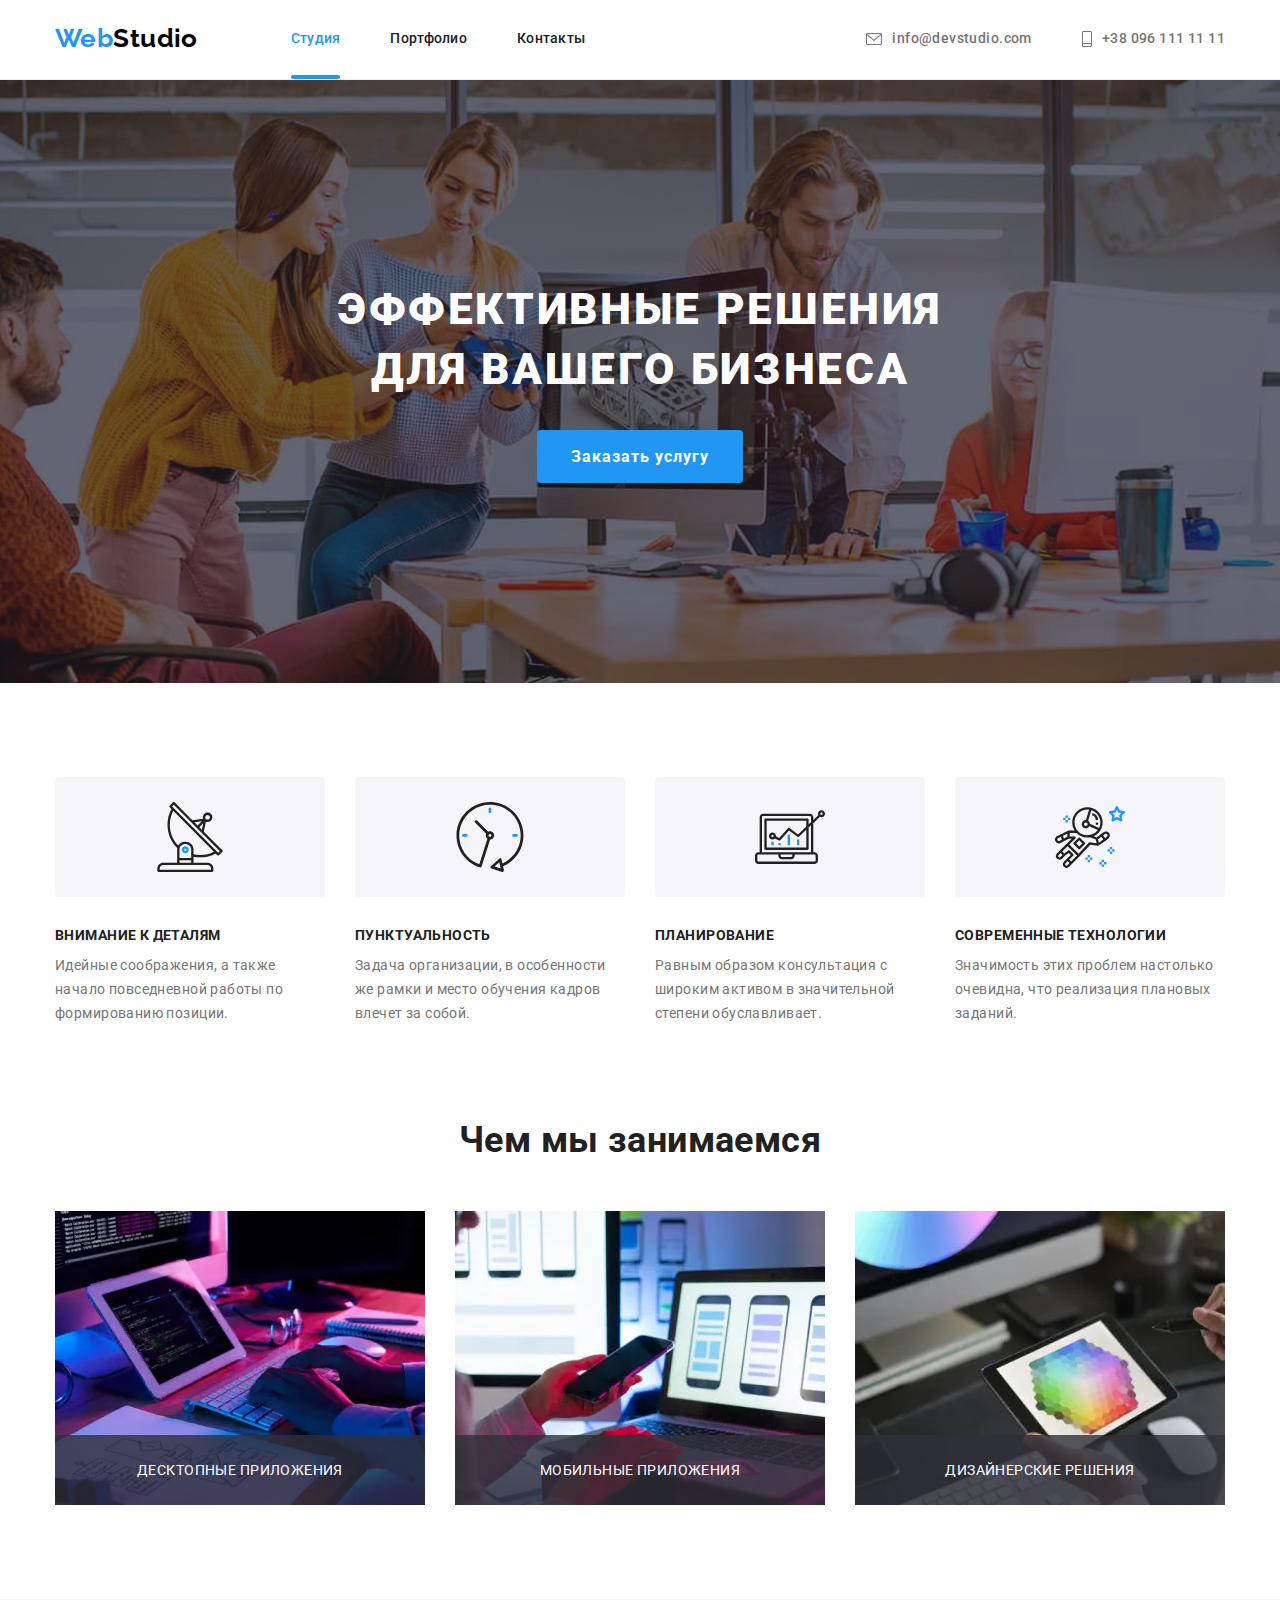
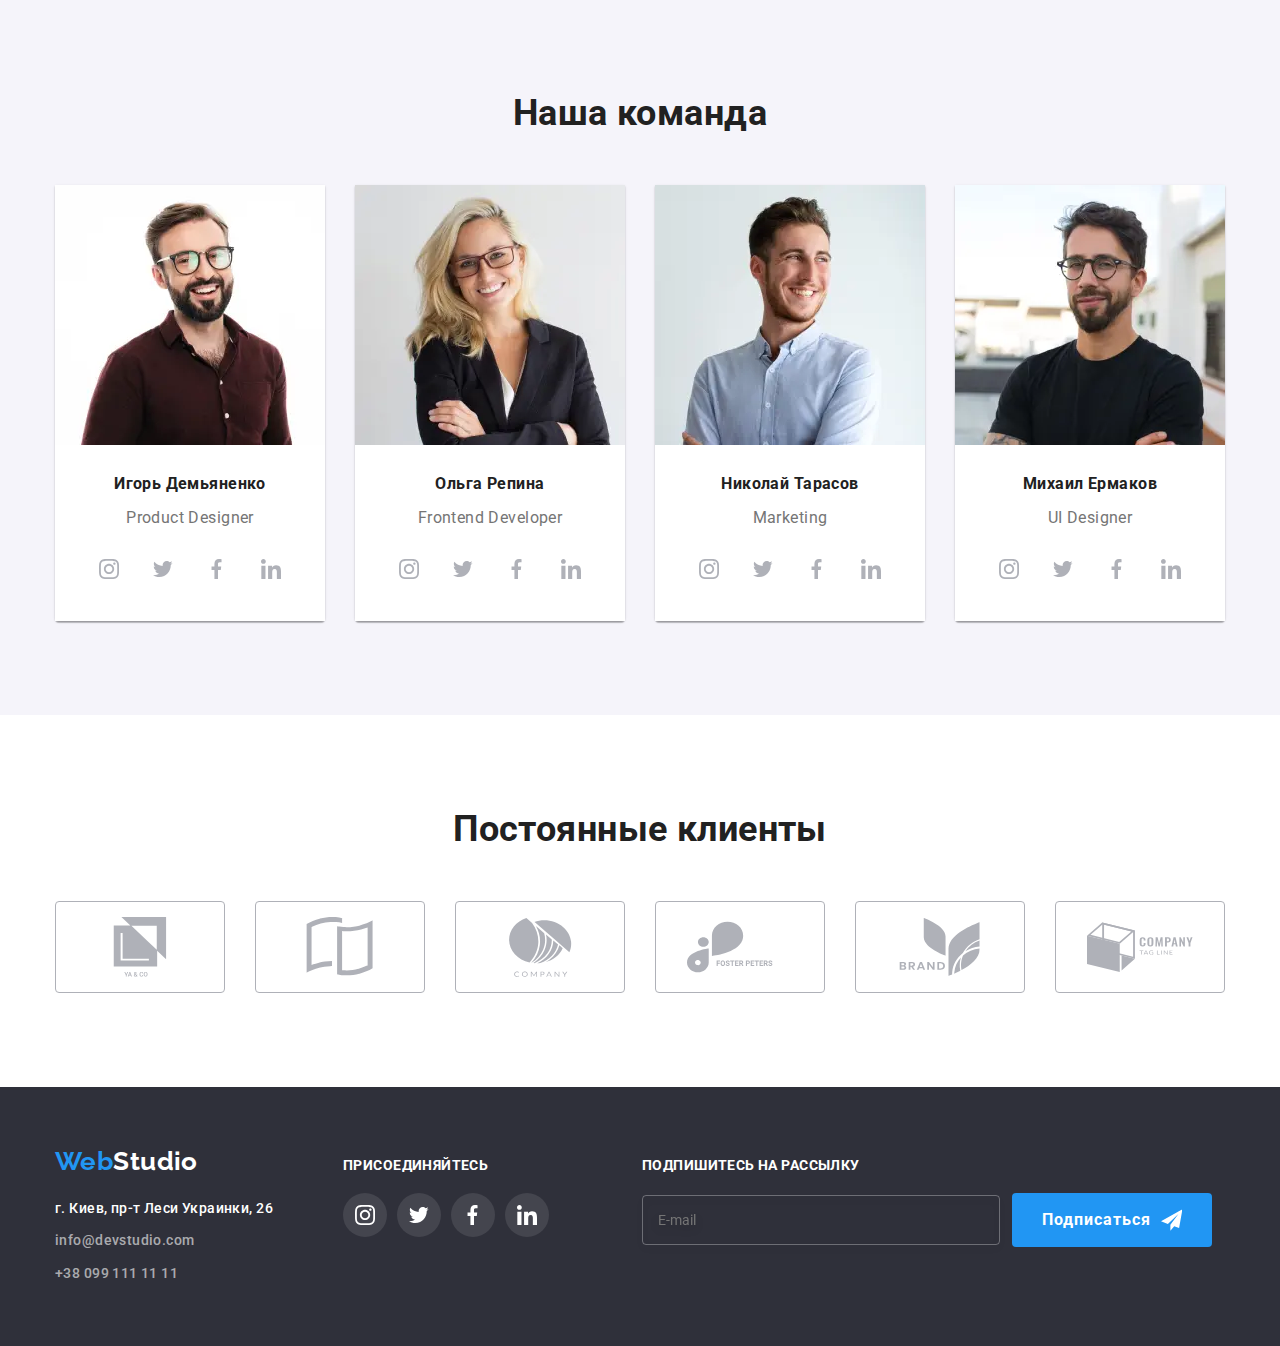
<file: index.html>
<!DOCTYPE html>
<html lang="ru">
    <head>
        <meta charset="UTF-8">
        <meta http-equiv="X-UA-Compatible" content="IE=edge">
        <meta name="viewport" content="width=device-width, initial-scale=1.0">
        <title>Document</title>
        <link rel="stylesheet"
            href="https://cdnjs.cloudflare.com/ajax/libs/modern-normalize/1.1.0/modern-normalize.min.css">
        <link rel="preconnect" href="https://fonts.googleapis.com">
        <link rel="preconnect" href="https://fonts.gstatic.com" crossorigin>
        <link
            href="https://fonts.googleapis.com/css2?family=Raleway:wght@700&family=Roboto:wght@400;500;700;900&display=swap"
            rel="stylesheet">
        <link rel="stylesheet" href="./css/main.min.css">
    </head>


    <body>
        <header class="header">
            <div class="container header__container">
                <nav class="site-nav">
                    <a class="logo logo--dark-theme" href=""> <span
                            class="web">Web</span>Studio</a>
                    <ul class="site-nav__list">
                        <li class="site-nav__item"> <a class="site-nav__link
                                site-nav__link--current"
                                href="">Студия</a></li>
                        <li class="site-nav__item"> <a class="site-nav__link"
                                href="./portfolio.html">
                                Портфолио</a></li>
                        <li class="site-nav__item"> <a class="site-nav__link"
                                href="">
                                Контакты</a></li>
                    </ul>
                </nav>
                <button type="button" class="mobile-menu-btn" data-menu-open>
                    <svg class="mobile-menu-btn__icon" width="40" height="40">
                        <use href="./images/icons.svg#icon-burger-menu"></use>
                    </svg>
                </button>
                <ul class="contacts-nav">
                    <li class="contacts-nav__item"> <a
                            class="contacts-nav__link"
                            href="mailto:info@devstudio.com">
                            <svg class="contacts-nav__icon" width="16"
                                height="12">
                                <use href="./images/icons.svg#icon-envelope"></use>
                            </svg>
                            <span>info@devstudio.com</span>
                        </a></li>
                    <li class="contacts-nav__item"> <a
                            class="contacts-nav__link" href="tel:+380961111111">
                            <svg class="contacts-nav__icon" width="10"
                                height="16">
                                <use href="./images/icons.svg#icon-phone"></use>
                            </svg>
                            <span>+38
                                096
                                111 11 11</span>
                        </a></li>
                </ul>
            </div>
            <div class="mobile-modal-menu" data-menu>
                <div class="container mobile-modal-menu__container">
                    <button type="button" class="mobile-modal-btn"
                        data-menu-close>
                        <svg class="mobile-modal-icon" width="40" height="40">
                            <use href="./images/icons.svg#icon-close-cross"></use>
                        </svg>
                    </button>
                    <ul class="mobile-modal__list">
                        <li class="mobile-modal__item"><a
                                class="mobile-nav__link" href="">Студия</a></li>
                        <li class="mobile-modal__item"><a
                                class="mobile-nav__link"
                                href="./portfolio.html">
                                Портфолио</a></li>
                        <li class="mobile-modal__item"><a
                                class="mobile-nav__link"
                                href="">
                                Контакты</a></li>
                    </ul>
                    <ul class="mobile-modal__list">
                        <li class="contacts-mobile__item"> <a
                                class="contacts-mobile__link"
                                href="mailto:info@devstudio.com">
                                <span>info@devstudio.com</span>
                            </a></li>
                        <li class="contacts-phone__item"> <a
                                class="contacts-phone__link"
                                href="tel:+380961111111">
                                <span>+38
                                    096
                                    111 11 11</span>
                            </a></li>
                    </ul>
                    <ul class="mobile-modal__list mobile-modal-social__list">
                        <li class="mobile-modal-social__item"><a
                                href="https://www.instagram.com"
                                class="mobile-modal-social__link
                                mobile-modal-social__link--not-last-child">Instagram</a></li>
                        <li class="mobile-modal-social__item"><a
                                href="https://www.twitter.com"
                                class="mobile-modal-social__link
                                mobile-modal-social__link--not-last-child">Twitter</a></li>
                        <li class="mobile-modal-social__item"><a
                                href="https://www.facebook.com"
                                class="mobile-modal-social__link
                                mobile-modal-social__link--not-last-child">Facebook</a></li>
                        <li class="mobile-modal-social__item"><a
                                href="https://www.linkedin.com"
                                class="mobile-modal-social__link">LinkedIn</a></li>
                    </ul>
                </div>
            </div>
        </header>
        <main>
            <section class="hero">
                <div class="container">
                    <h1 class="hero__title">Эффективные решения <br> для вашего
                        бизнеса</h1>
                    <button type="button" class="button"
                        data-modal-open>Заказать
                        услугу</button>
                </div>
            </section>
            <section class="section">
                <div class="container">
                    <h2 class="visually-hidden">Наши преимущества</h2>
                    <ul class="advantages">
                        <li class="advantages__item">
                            <div class="advantages__wrap">
                                <svg class="advantages__icon" width="70"
                                    height="70">
                                    <use
                                        href="./images/icons.svg#icon-advantages1"></use>
                                </svg>
                            </div>
                            <h3 class="advantages__title">Внимание
                                к
                                деталям</h3>
                            <p class="advantages__text">Идейные
                                соображения, а
                                также
                                начало повседневной
                                работы по формированию позиции.</p>
                        </li>
                        <li class="advantages__item">
                            <div class="advantages__wrap">
                                <svg class="advantages__icon" width="70"
                                    height="70">
                                    <use
                                        href="./images/icons.svg#icon-advantages2"></use>
                                </svg>
                            </div>
                            <h3 class="advantages__title">Пунктуальность</h3>
                            <p class="advantages__text">Задача
                                организации, в
                                особенности же рамки и место
                                обучения кадров влечет за собой.</p>
                        </li>
                        <li class="advantages__item">
                            <div class="advantages__wrap">
                                <svg class="advantages__icon" width="70"
                                    height="70">
                                    <use
                                        href="./images/icons.svg#icon-advantages3"></use>
                                </svg>
                            </div>
                            <h3 class="advantages__title">Планирование</h3>
                            <p class="advantages__text">Равным образом
                                консультация
                                с
                                широким активом в
                                значительной степени обуславливает.</p>
                        </li>
                        <li class="advantages__item">
                            <div class="advantages__wrap">
                                <svg class="advantages__icon" width="70"
                                    height="70">
                                    <use
                                        href="./images/icons.svg#icon-advantages4"></use>
                                </svg>
                            </div>
                            <h3 class="advantages__title">Современные
                                технологии</h3>
                            <p class="advantages__text">Значимость этих
                                проблем
                                настолько очевидна, что
                                реализация плановых заданий.</p>
                        </li>
                    </ul>
                </div>
            </section>


            <section class="section section--no-padding section--desktop-only">
                <div class="container">
                    <h2 class="section__title">Чем мы
                        занимаемся</h2>
                    <ul class="features">
                        <li class="features__item">

                            <picture>
                                <source
                                    srcset="./images/services-imgs/1200/service-1-1200@x1.webp
                                    1x,
                                    ./images/services-imgs/1200/service-1-1200@x2.webp
                                    2x"
                                    media="(min-width: 1200px)"
                                    type="image/webp"
                                    />
                                <source
                                    srcset="./images/services-imgs/1200/service-1-1200@x1.jpg
                                    1x,
                                    ./images/services-imgs/1200/service-1-1200@x2.jpg
                                    2x"
                                    media="(min-width: 1200px)"
                                    />
                                <img
                                    src="./images/services-imgs/1200/service-1-1200@x1.jpg"
                                    alt="десктопные приложения"
                                    width="370">
                            </picture>
                            <div class="features__thumb">
                                <p class="features__text">
                                    десктопные приложения</p></div>
                        </li>
                        <li class="features__item">

                            <picture>
                                <source
                                    srcset="./images/services-imgs/1200/service-2-1200@x1.webp
                                    1x,
                                    ./images/services-imgs/1200/service-2-1200@x2.webp
                                    2x"
                                    media="(min-width: 1200px)"
                                    type="image/webp"
                                    />
                                <source
                                    srcset="./images/services-imgs/1200/service-2-1200@x1.jpg
                                    1x,
                                    ./images/services-imgs/1200/service-2-1200@x2.jpg
                                    2x"
                                    media="(min-width: 1200px)"
                                    />
                                <img
                                    src="./images/services-imgs/1200/service-2-1200@x1.jpg"
                                    alt="мобильные приложения"
                                    width="370">
                            </picture>
                            <div class="features__thumb">
                                <p class="features__text">
                                    мобильные приложения</p></div>
                        </li>
                        <li class="features__item">

                            <picture>
                                <source
                                    srcset="./images/services-imgs/1200/service-3-1200@x1.webp
                                    1x,
                                    ./images/services-imgs/1200/service-3-1200@x2.webp
                                    2x"
                                    media="(min-width: 1200px)"
                                    type="image/webp"
                                    />
                                <source
                                    srcset="./images/services-imgs/1200/service-3-1200@x1.jpg
                                    1x,
                                    ./images/services-imgs/1200/service-3-1200@x2.jpg
                                    2x"
                                    media="(min-width: 1200px)"
                                    />

                                <img
                                    src="./images/services-imgs/1200/service-3-1200@x1.jpg"
                                    alt="дизайнерские решения"
                                    width="370">
                            </picture>
                            <div class="features__thumb">
                                <p class="features__text">
                                    дизайнерские решения</p></div>
                        </li>
                    </ul>
                </div>
            </section>
            <section class="section section--other-background">
                <div class="container">
                    <h2 class="section__title">Наша команда</h2>
                    <ul class="team">
                        <li class="team__item">
                            <picture>
                                <source
                                    srcset="./images/team-member-imgs/1200/team-member-1-1200@x1.webp
                                    1x,
                                    ./images/team-member-imgs/1200/team-member-1-1200@x2.webp
                                    2x"
                                    media="(min-width: 1200px)"
                                    type="image/webp"
                                    />
                                <source
                                    srcset="./images/team-member-imgs/1200/team-member-1-1200@x1.jpg
                                    1x,
                                    ./images/team-member-imgs/1200/team-member-1-1200@x2.jpg
                                    2x"
                                    media="(min-width: 1200px)"
                                    />
                                <source
                                    srcset="./images/team-member-imgs/768/team-member-1-768@x1.webp
                                    1x,
                                    ./images/team-member-imgs/768/team-member-1-768@x2.webp
                                    2x"
                                    media="(min-width: 768px)"
                                    type="image/webp"
                                    />
                                <source
                                    srcset="./images/team-member-imgs/768/team-member-1-768@x1.jpg
                                    1x,
                                    ./images/team-member-imgs/768/team-member-1-768@x2.jpg
                                    2x"
                                    media="(min-width: 768px)"

                                    />
                                <source
                                    srcset="./images/team-member-imgs/480/team-member-1-480@x1.webp
                                    1x,
                                    ./images/team-member-imgs/480/team-member-1-480@x2.webp
                                    2x"
                                    media="(max-width: 767px)"
                                    type="image/webp"
                                    />
                                <source
                                    srcset="./images/team-member-imgs/480/team-member-1-480@x1.jpg
                                    1x,
                                    ./images/team-member-imgs/480/team-member-1-480@x2.jpg
                                    2x"
                                    media="(max-width: 767px)"
                                    />
                                <img
                                    src="./images/team-member-imgs/768/team-member-1-1200@x1.jpg"
                                    alt="Product Designer"
                                    width="450">
                            </picture>
                            <div class="team__wrap">
                                <h3 class="team__title">Игорь
                                    Демьяненко</h3>
                                <p class="team__position">Product
                                    Designer</p>
                                <ul class="socials">
                                    <li class="socials__item"> <a
                                            href="https://www.instagram.com"
                                            class="socials__link"> <svg
                                                class="socials__icon"
                                                width="20" height="20">
                                                <use
                                                    href="./images/icons.svg#icon-instagram-icon"></use>
                                            </svg> </a> </li>
                                    <li class="socials__item"> <a
                                            href="" class="socials__link"> <svg
                                                class="socials__icon"
                                                width="20" height="20">
                                                <use
                                                    href="./images/icons.svg#icon-twitter-icon"></use>
                                            </svg> </a> </li>
                                    <li class="socials__item"> <a
                                            href="https://www.facebook.com"
                                            class="socials__link"> <svg
                                                class="socials__icon"
                                                width="20" height="20">
                                                <use
                                                    href="./images/icons.svg#icon-facebook-icon"></use>
                                            </svg> </a> </li>
                                    <li class="socials__item"> <a
                                            href="https://www.linkedin.com"
                                            class="socials__link"> <svg
                                                class="socials__icon"
                                                width="20" height="20">
                                                <use
                                                    href="./images/icons.svg#icon-linkedin-icon"></use>
                                            </svg> </a> </li>
                                </ul>
                            </div>
                        </li>
                        <li class="team__item">
                            <picture>
                                <source
                                    srcset="./images/team-member-imgs/1200/team-member-2-1200@x1.webp
                                    1x,
                                    ./images/team-member-imgs/1200/team-member-2-1200@x2.webp
                                    2x"
                                    media="(min-width: 1200px)"
                                    type="image/webp"
                                    />
                                <source
                                    srcset="./images/team-member-imgs/1200/team-member-2-1200@x1.jpg
                                    1x,
                                    ./images/team-member-imgs/1200/team-member-2-1200@x2.jpg
                                    2x"
                                    media="(min-width: 1200px)"
                                    />
                                <source
                                    srcset="./images/team-member-imgs/768/team-member-2-768@x1.webp
                                    1x,
                                    ./images/team-member-imgs/768/team-member-2-768@x2.webp
                                    2x"
                                    media="(min-width: 768px)"
                                    type="image/webp"
                                    />
                                <source
                                    srcset="./images/team-member-imgs/768/team-member-2-768@x1.jpg
                                    1x,
                                    ./images/team-member-imgs/768/team-member-2-768@x2.jpg
                                    2x"
                                    media="(min-width: 768px)"

                                    />
                                <source
                                    srcset="./images/team-member-imgs/480/team-member-2-480@x1.webp
                                    1x,
                                    ./images/team-member-imgs/480/team-member-2-480@x2.webp
                                    2x"
                                    media="(max-width: 767px)"
                                    type="image/webp"
                                    />
                                <source
                                    srcset="./images/team-member-imgs/480/team-member-2-480@x1.jpg
                                    1x,
                                    ./images/team-member-imgs/480/team-member-2-480@x2.jpg
                                    2x"
                                    media="(max-width: 767px)"
                                    />
                                <img
                                    src="./images/team-member-imgs/768/team-member-2-1200@x1.jpg"
                                    alt="Front-end-developer"
                                    width="450">
                            </picture>
                            <div class="team__wrap">
                                <h3 class="team__title">Ольга
                                    Репина</h3>
                                <p class="team__position">Frontend
                                    Developer</p>
                                <ul class="socials">
                                    <li class="socials__item"> <a
                                            href="https://www.instagram.com"
                                            class="socials__link"> <svg
                                                class="socials__icon"
                                                width="20" height="20">
                                                <use
                                                    href="./images/icons.svg#icon-instagram-icon"></use>
                                            </svg> </a> </li>
                                    <li class="socials__item"> <a
                                            href="https://www.twitter.com"
                                            class="socials__link"> <svg
                                                class="socials__icon"
                                                width="20" height="20">
                                                <use
                                                    href="./images/icons.svg#icon-twitter-icon"></use>
                                            </svg> </a> </li>
                                    <li class="socials__item"> <a
                                            href="https://www.facebook.com"
                                            class="socials__link"> <svg
                                                class="socials__icon"
                                                width="20" height="20">
                                                <use
                                                    href="./images/icons.svg#icon-facebook-icon"></use>
                                            </svg> </a> </li>
                                    <li class="socials__item"> <a
                                            href="https://www.linkedin.com"
                                            class="socials__link"> <svg
                                                class="socials__icon"
                                                width="20" height="20">
                                                <use
                                                    href="./images/icons.svg#icon-linkedin-icon"></use>
                                            </svg> </a> </li>
                                </ul>
                            </div>
                        </li>
                        <li class="team__item">
                            <picture>
                                <source
                                    srcset="./images/team-member-imgs/1200/team-member-3-1200@x1.webp
                                    1x,
                                    ./images/team-member-imgs/1200/team-member-3-1200@x2.webp
                                    2x"
                                    media="(min-width: 1200px)"
                                    type="image/webp"
                                    />
                                <source
                                    srcset="./images/team-member-imgs/1200/team-member-3-1200@x1.jpg
                                    1x,
                                    ./images/team-member-imgs/1200/team-member-3-1200@x2.jpg
                                    2x"
                                    media="(min-width: 1200px)"
                                    />
                                <source
                                    srcset="./images/team-member-imgs/768/team-member-3-768@x1.webp
                                    1x,
                                    ./images/team-member-imgs/768/team-member-3-768@x2.webp
                                    2x"
                                    media="(min-width: 768px)"
                                    type="image/webp"
                                    />
                                <source
                                    srcset="./images/team-member-imgs/768/team-member-3-768@x1.jpg
                                    1x,
                                    ./images/team-member-imgs/768/team-member-3-768@x2.jpg
                                    2x"
                                    media="(min-width: 768px)"

                                    />
                                <source
                                    srcset="./images/team-member-imgs/480/team-member-3-480@x1.webp
                                    1x,
                                    ./images/team-member-imgs/480/team-member-3-480@x2.webp
                                    2x"
                                    media="(max-width: 767px)"
                                    type="image/webp"
                                    />
                                <source
                                    srcset="./images/team-member-imgs/480/team-member-3-480@x1.jpg
                                    1x,
                                    ./images/team-member-imgs/480/team-member-3-480@x2.jpg
                                    2x"
                                    media="(max-width: 767px)"
                                    />
                                <img
                                    src="./images/team-member-imgs/768/team-member-3-1200@x1.jpg"
                                    alt="Marketing"
                                    width="450">
                            </picture>
                            <div class="team__wrap">
                                <h3 class="team__title">Николай
                                    Тарасов</h3>
                                <p class="team__position">Marketing</p>
                                <ul class="socials">
                                    <li class="socials__item"> <a
                                            href="https://www.instagram.com"
                                            class="socials__link"> <svg
                                                class="socials__icon"
                                                width="20" height="20">
                                                <use
                                                    href="./images/icons.svg#icon-instagram-icon"></use>
                                            </svg> </a> </li>
                                    <li class="socials__item"> <a
                                            href="https://www.twitter.com"
                                            class="socials__link"> <svg
                                                class="socials__icon"
                                                width="20" height="20">
                                                <use
                                                    href="./images/icons.svg#icon-twitter-icon"></use>
                                            </svg> </a> </li>
                                    <li class="socials__item"> <a
                                            href="https://www.facebook.com"
                                            class="socials__link"> <svg
                                                class="socials__icon"
                                                width="20" height="20">
                                                <use
                                                    href="./images/icons.svg#icon-facebook-icon"></use>
                                            </svg> </a> </li>
                                    <li class="socials__item"> <a
                                            href="https://www.linkedin.com"
                                            class="socials__link"> <svg
                                                class="socials__icon"
                                                width="20" height="20">
                                                <use
                                                    href="./images/icons.svg#icon-linkedin-icon"></use>
                                            </svg> </a> </li>
                                </ul>
                            </div>
                        </li>
                        <li class="team__item">
                            <picture>
                                <source
                                    srcset="./images/team-member-imgs/1200/team-member-4-1200@x1.webp
                                    1x,
                                    ./images/team-member-imgs/1200/team-member-4-1200@x2.webp
                                    2x"
                                    media="(min-width: 1200px)"
                                    type="image/webp"
                                    />
                                <source
                                    srcset="./images/team-member-imgs/1200/team-member-4-1200@x1.jpg
                                    1x,
                                    ./images/team-member-imgs/1200/team-member-4-1200@x2.jpg
                                    2x"
                                    media="(min-width: 1200px)"
                                    />
                                <source
                                    srcset="./images/team-member-imgs/768/team-member-4-768@x1.webp
                                    1x,
                                    ./images/team-member-imgs/768/team-member-4-768@x2.webp
                                    2x"
                                    media="(min-width: 768px)"
                                    type="image/webp"
                                    />
                                <source
                                    srcset="./images/team-member-imgs/768/team-member-4-768@x1.jpg
                                    1x,
                                    ./images/team-member-imgs/768/team-member-4-768@x2.jpg
                                    2x"
                                    media="(min-width: 768px)"

                                    />
                                <source
                                    srcset="./images/team-member-imgs/480/team-member-4-480@x1.webp
                                    1x,
                                    ./images/team-member-imgs/480/team-member-4-480@x2.webp
                                    2x"
                                    media="(max-width: 767px)"
                                    type="image/webp"
                                    />
                                <source
                                    srcset="./images/team-member-imgs/480/team-member-4-480@x1.jpg
                                    1x,
                                    ./images/team-member-imgs/480/team-member-4-480@x2.jpg
                                    2x"
                                    media="(max-width: 767px)"
                                    />
                                <img
                                    src="./images/team-member-imgs/768/team-member-4-1200@x1.jpg"
                                    alt="U I Designer"
                                    width="450">
                            </picture>
                            <div class="team__wrap">
                                <h3 class="team__title">Михаил
                                    Ермаков</h3>
                                <p class="team__position">UI
                                    Designer</p>
                                <ul class="socials">
                                    <li class="socials__item"> <a
                                            href="https://www.instagram.com"
                                            class="socials__link"> <svg
                                                class="socials__icon"
                                                width="20" height="20">
                                                <use
                                                    href="./images/icons.svg#icon-instagram-icon"></use>
                                            </svg> </a> </li>
                                    <li class="socials__item"> <a
                                            href="https://www.twitter.com"
                                            class="socials__link"> <svg
                                                class="socials__icon"
                                                width="20" height="20">
                                                <use
                                                    href="./images/icons.svg#icon-twitter-icon"></use>
                                            </svg> </a> </li>
                                    <li class="socials__item"> <a
                                            href="https://www.facebook.com"
                                            class="socials__link"> <svg
                                                class="socials__icon"
                                                width="20" height="20">
                                                <use
                                                    href="./images/icons.svg#icon-facebook-icon"></use>
                                            </svg> </a> </li>
                                    <li class="socials__item"> <a
                                            href="https://www.linkedin.com"
                                            class="socials__link"> <svg
                                                class="socials__icon"
                                                width="20" height="20">
                                                <use
                                                    href="./images/icons.svg#icon-linkedin-icon"></use>
                                            </svg> </a> </li>
                                </ul>
                            </div>
                        </li>
                    </ul>
                </div>
            </section>
            <section class="section">
                <div class="container">
                    <h2 class="section__title">Постоянные клиенты</h2>
                    <ul class="clients">
                        <li class="clients__item"> <a href=""
                                class="clients__link">
                                <svg class="clients__icon" width="106"
                                    height="60">
                                    <use href="./images/icons.svg#icon-client1"></use>
                                </svg>
                            </a> </li>
                        <li class="clients__item"> <a href=""
                                class="clients__link">
                                <svg class="clients__icon" width="106"
                                    height="60">
                                    <use href="./images/icons.svg#icon-client2"></use>
                                </svg>
                            </a> </li>
                        <li class="clients__item"> <a href=""
                                class="clients__link">
                                <svg class="clients__icon" width="106"
                                    height="60">
                                    <use href="./images/icons.svg#icon-client3"></use>
                                </svg>
                            </a> </li>
                        <li class="clients__item"> <a href=""
                                class="clients__link">
                                <svg class="clients__icon" width="106"
                                    height="60">
                                    <use href="./images/icons.svg#icon-client4"></use>
                                </svg>
                            </a> </li>
                        <li class="clients__item"> <a href=""
                                class="clients__link">
                                <svg class="clients__icon" width="106"
                                    height="60">
                                    <use href="./images/icons.svg#icon-client5"></use>
                                </svg>
                            </a> </li>
                        <li class="clients__item"> <a href=""
                                class="clients__link">
                                <svg class="clients__icon" width="106"
                                    height="60">
                                    <use href="./images/icons.svg#icon-client6"></use>
                                </svg>
                            </a>
                        </li>
                    </ul>
                </div>
            </section>
        </main>

        <footer class="footer">
            <div class="container footer__wrap">
                <div class="footer__thumb">
                    <div class="contact-us">
                        <a class="logo logo--light-theme" href=""> <span
                                class="web">Web</span>Studio</a>
                        <address class="address">
                            <ul class="contacts">
                                <li class="contacts__item">
                                    <a
                                        class="contacts__link
                                        address__link"
                                        href="https://www.google.com/maps/place/%D0%B1%D1%83%D0%BB.+%D0%9B%D0%B5%D1%81%D0%B8+%D0%A3%D0%BA%D1%80%D0%B0%D0%B8%D0%BD%D0%BA%D0%B8,+26,+%D0%9A%D0%B8%D0%B5%D0%B2,+02000/@50.4265807,30.5361971,17z/data=!3m1!4b1!4m5!3m4!1s0x40d4cf0e033ecbe9:0x57a4dffefec77da0!8m2!3d50.4265807!4d30.5383859">г.
                                        Киев,
                                        пр-т Леси
                                        Украинки, 26</a></li>
                                <li class="contacts__item"><a
                                        class="contacts__link"
                                        href="mailto:info@devstudio.com">info@devstudio.com</a></li>
                                <li class="contacts__item"><a
                                        class="contacts__link"
                                        href="tel:+380991111111">+38
                                        099 111
                                        11 11</a></li>
                            </ul>
                        </address>
                    </div>
                    <div class="join-us">
                        <h2 class="join-us__title">присоединяйтесь</h2>
                        <ul class="join-us__list">
                            <li class="join-us__item"> <a class="join-us__link"
                                    href="https://www.instagram.com">
                                    <svg class="join-us__icon" width="20"
                                        height="20">
                                        <use
                                            href="./images/icons.svg#icon-instagram-icon"></use>
                                    </svg>
                                </a></li>
                            <li class="join-us__item"> <a class="join-us__link"
                                    href="https://www.twitter.com">
                                    <svg class="join-us__icon" width="20"
                                        height="20">
                                        <use
                                            href="./images/icons.svg#icon-twitter-icon"></use>
                                    </svg>
                                </a></li>
                            <li class="join-us__item"> <a class="join-us__link"
                                    href="https://www.facebook.com">
                                    <svg class="join-us__icon" width="20"
                                        height="20">
                                        <use
                                            href="./images/icons.svg#icon-facebook-icon"></use>
                                    </svg>
                                </a></li>
                            <li class="join-us__item"> <a class="join-us__link"
                                    href="https://www.linkedin.com">
                                    <svg class="join-us__icon" width="20"
                                        height="20">
                                        <use
                                            href="./images/icons.svg#icon-linkedin-icon"></use>
                                    </svg>
                                </a>
                            </li>
                        </ul>
                    </div>
                </div>
                <div class="sign-up">
                    <h2 class="sign-up__title">Подпишитесь на рассылку</h2>
                    <form class="sign-up__form">
                        <input type="email" name="email"
                            placeholder="E-mail"
                            class="sign-up__input">
                        <button type="submit" class="button sign-up__btn">Подписаться
                            <svg class="sign-up__icon" width="24" height="24">
                                <use href="./images/icons.svg#icon-send"></use>
                            </svg>
                        </button>
                    </form>
                </div>
            </div>
        </footer>
        <div class="backdrop is-hidden" data-modal>
            <div class="modal">
                <button type="button" class="modal__btn"
                    data-modal-close>
                    <svg class="modal__icon" width="18" height="18">
                        <use href="./images/icons.svg#icon-close-cross"></use>
                    </svg>
                </button>

                <p class="modal__header">Оставьте свои данные, мы вам
                    перезвоним</p>
                <form class="form">
                    <div class="form__field">
                        <label for="name" class="form__label"> Имя </label>
                        <div class="form__wrap">
                            <input type="text" class="form__input"
                                name="user-name"
                                id="name">
                            <svg class="form__name-icon" width="18"
                                height="18">
                                <use
                                    href="./images/icons.svg#icon-form-name"></use>
                            </svg>
                        </div>
                    </div>
                    <div class="form__field">
                        <label for="tel" class="form__label"> Телефон
                        </label>
                        <div class="form__wrap">
                            <input type="tel" class="form__input"
                                name="user-tel"
                                id="tel">
                            <svg class="form__tel-icon" width="18"
                                height="18">
                                <use
                                    href="./images/icons.svg#icon-form-tel"></use>
                            </svg>
                        </div>
                    </div>
                    <div class="form__field">
                        <label for="email" class="form__label"> Почта
                        </label>
                        <div class="form__wrap">
                            <input type="email" class="form__input"
                                name="user-email"
                                id="email">
                            <svg class="form__email-icon" width="18"
                                height="18">
                                <use
                                    href="./images/icons.svg#icon-form-email"></use>
                            </svg>
                        </div>
                    </div>
                    <div class="form__field form__textarea">
                        <label for="comment" class="form__label">
                            Комментарий
                        </label>
                        <textarea name="comment" id="comment"
                            class="form__text"
                            placeholder="Введите текст"></textarea>
                    </div>
                    <div class="form__field form__field--last checkbox">
                        <input type="checkbox"
                            id="form-checkbox"
                            name="form-checkbox"
                            class="checkbox__input visually-hidden">
                        <label for="form-checkbox" class="checkbox__label">
                            <span class="checkbox__wrap">
                                <svg class="checkbox__icon" width="16"
                                    height="15">
                                    <use
                                        href="./images/icons.svg#icon-check-mark"></use>
                                </svg>
                            </span>
                            <span> Соглашаюсь с рассылкой и
                                принимаю
                                <a href="" class="checkbox__link">Условия
                                    договора</a></span>
                        </label>
                    </div>
                    <button type="submit" class="button form__btn">Отправить</button>
                </form>

            </div>
        </div>
        <script src="./js/modal.js"></script>
        <script src="./js/mobile-menu.js"></script>
    </body>
</html>
</file>
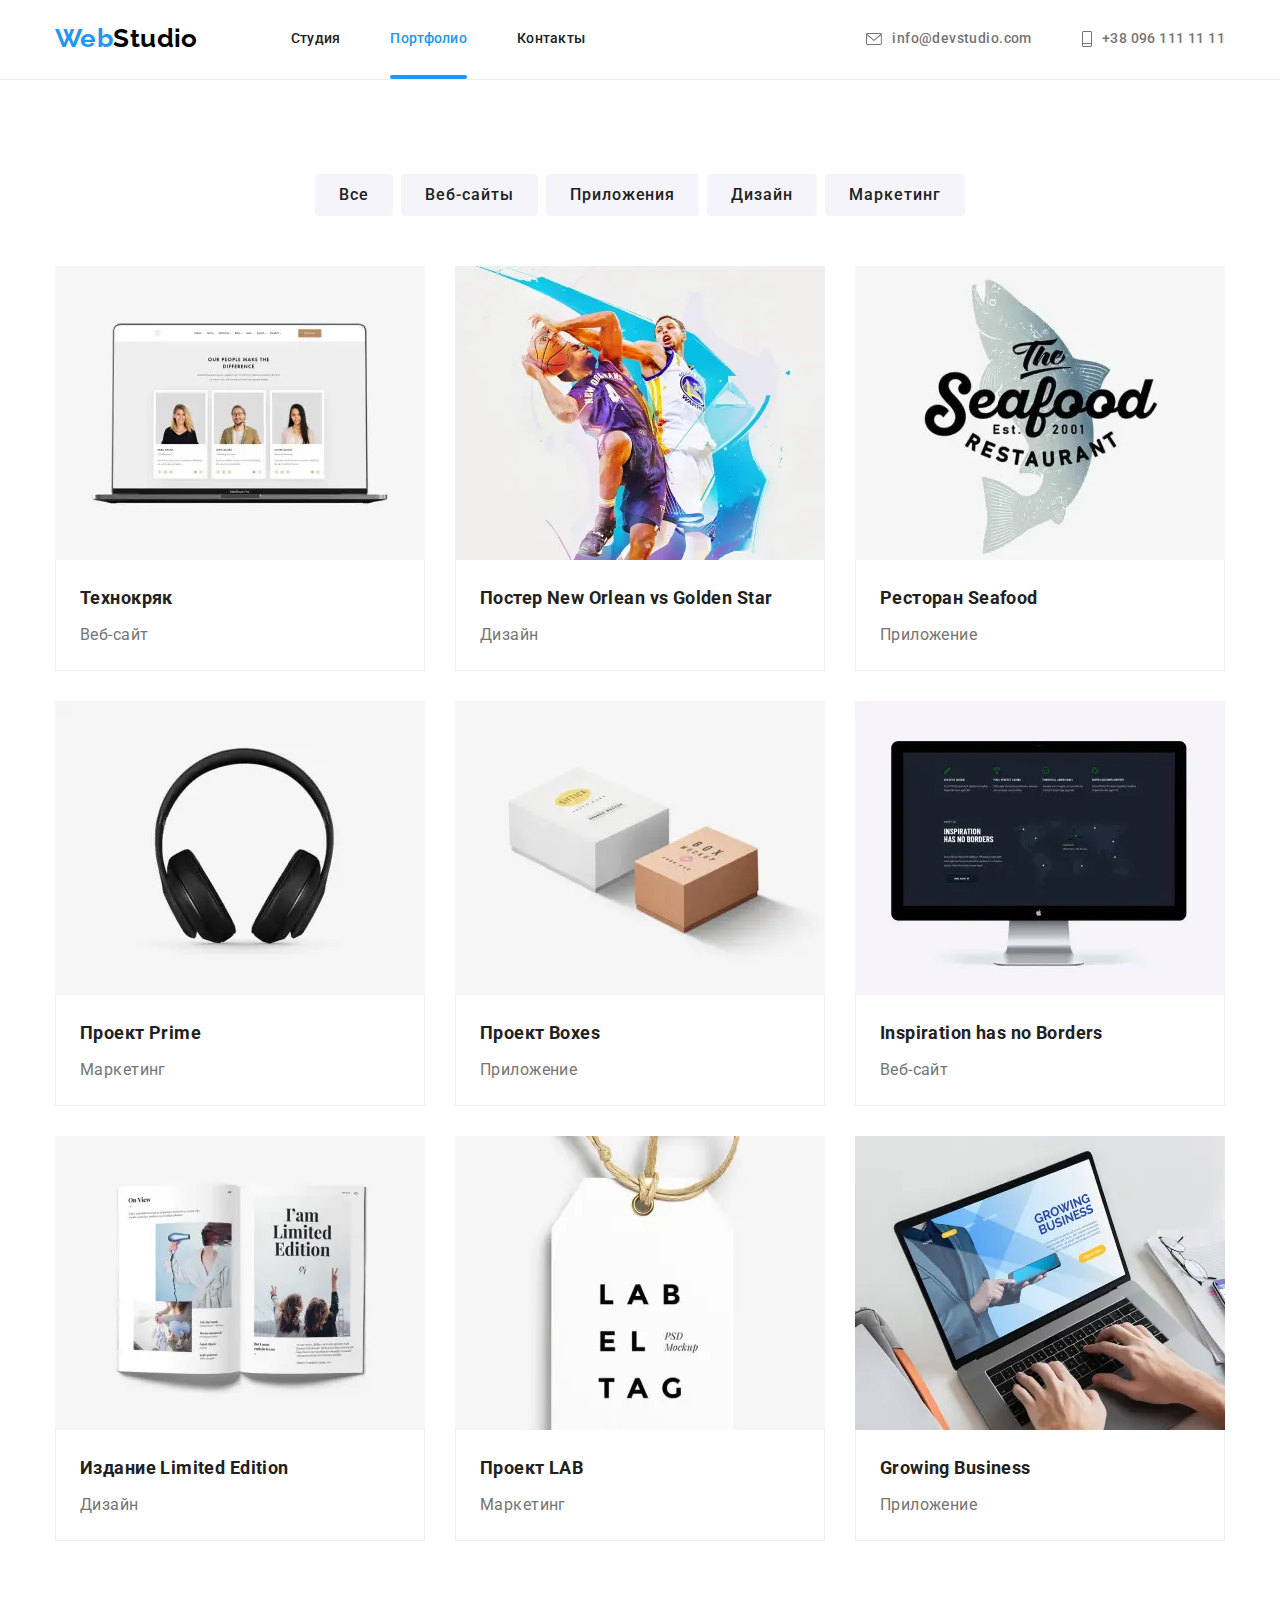
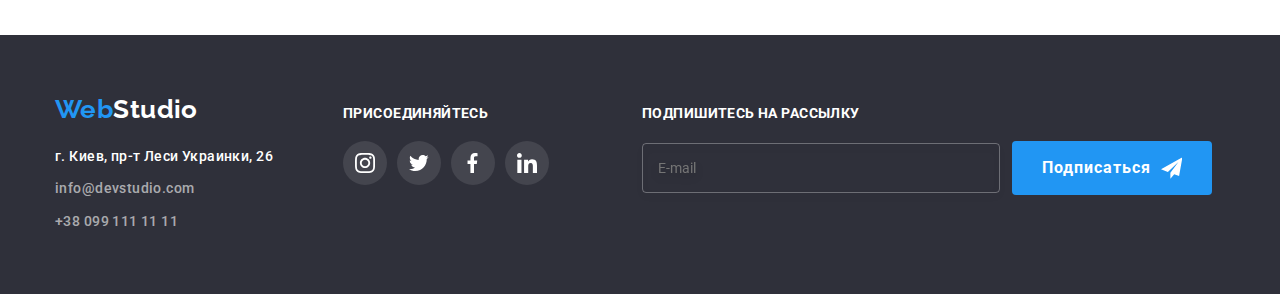
<file: portfolio.html>
<!DOCTYPE html>
<html lang="en">
    <head>
        <meta charset="UTF-8">
        <meta http-equiv="X-UA-Compatible" content="IE=edge">
        <meta name="viewport" content="width=device-width, initial-scale=1.0">
        <title>Document</title>
        <link rel="stylesheet"
            href="https://cdnjs.cloudflare.com/ajax/libs/modern-normalize/1.1.0/modern-normalize.min.css">
        <link rel="preconnect" href="https://fonts.googleapis.com">
        <link rel="preconnect" href="https://fonts.gstatic.com" crossorigin>
        <link
            href="https://fonts.googleapis.com/css2?family=Raleway:wght@700&family=Roboto:wght@400;500;700;900&display=swap"
            rel="stylesheet">
        <link rel="stylesheet" href="./css/main.min.css">
    </head>
    <body>
        <header class="header">
            <div class="container header__container">
                <nav class="site-nav">
                    <a class="logo logo--dark-theme" href=""> <span
                            class="web">Web</span>Studio</a>
                    <ul class="site-nav__list">
                        <li class="site-nav__item"> <a class="site-nav__link"
                                href="./index.html">Студия</a></li>
                        <li class="site-nav__item"> <a class="site-nav__link
                                site-nav__link--current"
                                href="./portfolio.html"> Портфолио</a></li>
                        <li class="site-nav__item"> <a class="site-nav__link"
                                href=""> Контакты</a>
                        </li>
                    </ul>
                </nav>
                <button type="button" class="mobile-menu-btn" data-menu-open>
                    <svg class="mobile-menu-btn__icon" width="40" height="40">
                        <use href="./images/icons.svg#icon-burger-menu"></use>
                    </svg>
                </button>
                <ul class="contacts-nav">
                    <li class="contacts-nav__item"> <a
                            class="contacts-nav__link"
                            href="mailto:info@devstudio.com">
                            <svg class="contacts-nav__icon" width="16"
                                height="12">
                                <use href="./images/icons.svg#icon-envelope"></use>
                            </svg>
                            <span>info@devstudio.com</span>
                        </a></li>
                    <li class="contacts-nav__item"> <a
                            class="contacts-nav__link" href="tel:+380961111111">
                            <svg class="contacts-nav__icon" width="10"
                                height="16">
                                <use href="./images/icons.svg#icon-phone"></use>
                            </svg>
                            <span>+38
                                096
                                111 11 11</span>
                        </a></li>
                </ul>
            </div>
            <div class="mobile-modal-menu" data-menu>
                <div class="container mobile-modal-menu__container">
                    <button type="button" class="mobile-modal-btn"
                        data-menu-close>
                        <svg class="mobile-modal-icon" width="40" height="40">
                            <use href="./images/icons.svg#icon-close-cross"></use>
                        </svg>
                    </button>
                    <ul class="mobile-modal__list">
                        <li class="mobile-modal__item"><a
                                class="mobile-nav__link" href="./index.html">Студия</a>
                        </li>
                        <li class="mobile-modal__item"><a
                                class="mobile-nav__link"
                                href="">
                                Портфолио</a>
                        </li>
                        <li class="mobile-modal__item"><a
                                class="mobile-nav__link"
                                href="">
                                Контакты</a>
                        </li>
                    </ul>
                    <ul class="mobile-modal__list">
                        <li class="contacts-mobile__item"> <a
                                class="contacts-mobile__link"
                                href="mailto:info@devstudio.com">
                                <span>info@devstudio.com</span>
                            </a></li>
                        <li class="contacts-phone__item"> <a
                                class="contacts-phone__link"
                                href="tel:+380961111111">
                                <span>+38
                                    096
                                    111 11 11</span>
                            </a></li>
                    </ul>
                    <ul class="mobile-modal__list mobile-modal-social__list">
                        <li class="mobile-modal-social__item"><a
                                href="https://www.instagram.com"
                                class="mobile-modal-social__link
                                mobile-modal-social__link--not-last-child">Instagram</a></li>
                        <li class="mobile-modal-social__item"><a
                                href="https://www.twitter.com"
                                class="mobile-modal-social__link
                                mobile-modal-social__link--not-last-child">Twitter</a></li>
                        <li class="mobile-modal-social__item"><a
                                href="https://www.facebook.com"
                                class="mobile-modal-social__link
                                mobile-modal-social__link--not-last-child">Facebook</a></li>
                        <li class="mobile-modal-social__item"><a
                                href="https://www.linkedin.com"
                                class="mobile-modal-social__link">LinkedIn</a></li>
                    </ul>
                </div>
            </div>
        </header>
        <main>
            <section class="section">
                <div class="container">
                    <h1 class="visually-hidden">Проекты</h1>
                    <div class="filter__wrap">
                        <ul class="filter__list">
                            <li class="filter__item">
                                <button type="button" class="button
                                    filter__button">Все</button></li>
                            <li class="filter__item"><button type="button"
                                    class="button filter__button">Веб-сайты</button></li>
                            <li class="filter__item"><button type="button"
                                    class="button filter__button">Приложения</button></li>
                        </ul>
                        <ul class="filter__list"><li class="filter__item"><button
                                    type="button"
                                    class="button filter__button"> Дизайн</button></li>
                            <li class="filter__item"><button type="button"
                                    class="button filter__button">Маркетинг</button></li>
                        </ul>
                    </div>
                    <ul class="projects">
                        <li class="projects__item">
                            <a href="" class="projects__link">
                                <div class="projects__overlay">
                                    <picture>
                                        <source
                                            srcset="./images/portfolio-imgs/1200/portfolio-img-1-1200@x1.webp
                                            1x,
                                            ./images/portfolio-imgs/1200/portfolio-img-1-1200@x2.webp
                                            2x"
                                            media="(min-width: 1200px)"
                                            type="image/webp"
                                            />
                                        <source
                                            srcset="./images/portfolio-imgs/1200/portfolio-img-1-1200@x1.jpg
                                            1x,
                                            ./images/portfolio-imgs/1200/portfolio-img-1-1200@x2.jpg
                                            2x"
                                            media="(min-width: 1200px)"
                                            />
                                        <source
                                            srcset="./images/portfolio-imgs/768/portfolio-img-1-768@x1.webp
                                            1x,
                                            ./images/portfolio-imgs/768/portfolio-img-1-768@x2.webp
                                            2x"
                                            media="(min-width: 768px)"
                                            type="image/webp"
                                            />
                                        <source
                                            srcset="./images/portfolio-imgs/768/portfolio-img-1-768@x1.jpg
                                            1x,
                                            ./images/portfolio-imgs/768/portfolio-img-1-768@x2.jpg
                                            2x"
                                            media="(min-width: 768px)"
                                            />
                                        <source
                                            srcset="./images/portfolio-imgs/480/portfolio-img-1-480@x1.webp
                                            1x,
                                            ./images/portfolio-imgs/480/portfolio-img-1-480@x2.webp
                                            2x"
                                            media="(max-width: 767px)"
                                            type="image/webp"
                                            />
                                        <source
                                            srcset="./images/portfolio-imgs/480/portfolio-img-1-480@x1.jpg
                                            1x,
                                            ./images/portfolio-imgs/480/portfolio-img-1-480@x2.jpg
                                            2x"
                                            media="(max-width: 767px)"
                                            />
                                        <img
                                            src="./images/portfolio-imgs/1200/portfolio-img-1-1200@x1.jpg"
                                            alt="Web-site Tehnokryak"
                                            width="370">
                                    </picture>
                                    <p class="projects__text">Технокряк
                                        это современная площадка распространения
                                        коронавируса. Компании используют эту
                                        платформу для цифрового шпионажа и атак
                                        на защищённые сервера конкурентов.</p>
                                </div>

                                <div class="projects__content">
                                    <h2 class="projects__name">Технокряк</h2>
                                    <p class="projects__type section__text">Веб-сайт</p>
                                </div>
                            </a>

                        </li>
                        <li class="projects__item">
                            <a href="" class="projects__link">
                                <div class="projects__overlay">
                                    <picture>
                                        <source
                                            srcset="./images/portfolio-imgs/1200/portfolio-img-2-1200@x1.webp
                                            1x,
                                            ./images/portfolio-imgs/1200/portfolio-img-2-1200@x2.webp
                                            2x"
                                            media="(min-width: 1200px)"
                                            type="image/webp"
                                            />
                                        <source
                                            srcset="./images/portfolio-imgs/1200/portfolio-img-2-1200@x1.jpg
                                            1x,
                                            ./images/portfolio-imgs/1200/portfolio-img-2-1200@x2.jpg
                                            2x"
                                            media="(min-width: 1200px)"
                                            />
                                        <source
                                            srcset="./images/portfolio-imgs/768/portfolio-img-2-768@x1.webp
                                            1x,
                                            ./images/portfolio-imgs/768/portfolio-img-2-768@x2.webp
                                            2x"
                                            media="(min-width: 768px)"
                                            type="image/webp"
                                            />
                                        <source
                                            srcset="./images/portfolio-imgs/768/portfolio-img-2-768@x1.jpg
                                            1x,
                                            ./images/portfolio-imgs/768/portfolio-img-2-768@x2.jpg
                                            2x"
                                            media="(min-width: 768px)"
                                            />
                                        <source
                                            srcset="./images/portfolio-imgs/480/portfolio-img-2-480@x1.webp
                                            1x,
                                            ./images/portfolio-imgs/480/portfolio-img-2-480@x2.webp
                                            2x"
                                            media="(max-width: 767px)"
                                            type="image/webp"
                                            />
                                        <source
                                            srcset="./images/portfolio-imgs/480/portfolio-img-2-480@x1.jpg
                                            1x,
                                            ./images/portfolio-imgs/480/portfolio-img-2-480@x2.jpg
                                            2x"
                                            media="(max-width: 767px)"
                                            />
                                        <img
                                            src="./images/portfolio-imgs/1200/portfolio-img-2-1200@x1.jpg"
                                            alt="Постер
                                            New Orlean vs
                                            Golden Star"
                                            width="370">
                                    </picture>
                                    <p class="projects__text">Технокряк
                                        это современная площадка распространения
                                        коронавируса. Компании используют эту
                                        платформу для цифрового шпионажа и атак
                                        на защищённые сервера конкурентов.</p>
                                </div>
                                <div class="projects__content">
                                    <h2 class="projects__name">Постер
                                        New Orlean vs
                                        Golden Star</h2>
                                    <p class="projects__type section__text">Дизайн</p>
                                </div>
                            </a>
                        </li>
                        <li class="projects__item">
                            <a href="" class="projects__link">
                                <div class="projects__overlay">
                                    <picture>
                                        <source
                                            srcset="./images/portfolio-imgs/1200/portfolio-img-3-1200@x1.webp
                                            1x,
                                            ./images/portfolio-imgs/1200/portfolio-img-3-1200@x2.webp
                                            2x"
                                            media="(min-width: 1200px)"
                                            type="image/webp"
                                            />
                                        <source
                                            srcset="./images/portfolio-imgs/1200/portfolio-img-3-1200@x1.jpg
                                            1x,
                                            ./images/portfolio-imgs/1200/portfolio-img-3-1200@x2.jpg
                                            2x"
                                            media="(min-width: 1200px)"
                                            />
                                        <source
                                            srcset="./images/portfolio-imgs/768/portfolio-img-3-768@x1.webp
                                            1x,
                                            ./images/portfolio-imgs/768/portfolio-img-3-768@x2.webp
                                            2x"
                                            media="(min-width: 768px)"
                                            type="image/webp"
                                            />
                                        <source
                                            srcset="./images/portfolio-imgs/768/portfolio-img-3-768@x1.jpg
                                            1x,
                                            ./images/portfolio-imgs/768/portfolio-img-3-768@x2.jpg
                                            2x"
                                            media="(min-width: 768px)"
                                            />
                                        <source
                                            srcset="./images/portfolio-imgs/480/portfolio-img-3-480@x1.webp
                                            1x,
                                            ./images/portfolio-imgs/480/portfolio-img-3-480@x2.webp
                                            2x"
                                            media="(max-width: 767px)"
                                            type="image/webp"
                                            />
                                        <source
                                            srcset="./images/portfolio-imgs/480/portfolio-img-3-480@x1.jpg
                                            1x,
                                            ./images/portfolio-imgs/480/portfolio-img-3-480@x2.jpg
                                            2x"
                                            media="(max-width: 767px)"
                                            />
                                        <img
                                            src="./images/portfolio-imgs/1200/portfolio-img-3-1200@x1.jpg"
                                            alt="Restaurant Seafood"
                                            width="370">
                                    </picture>
                                    <p class="projects__text">Технокряк
                                        это современная площадка распространения
                                        коронавируса. Компании используют эту
                                        платформу для цифрового шпионажа и атак
                                        на защищённые сервера конкурентов.</p>
                                </div>
                                <div class="projects__content">
                                    <h2 class="projects__name">Ресторан
                                        Seafood</h2>
                                    <p class="projects__type section__text">Приложение</p>
                                </div>
                            </a>
                        </li>
                        <li class="projects__item">
                            <a href="" class="projects__link">
                                <div class="projects__overlay">
                                    <picture>
                                        <source
                                            srcset="./images/portfolio-imgs/1200/portfolio-img-4-1200@x1.webp
                                            1x,
                                            ./images/portfolio-imgs/1200/portfolio-img-4-1200@x2.webp
                                            2x"
                                            media="(min-width: 1200px)"
                                            type="image/webp"
                                            />
                                        <source
                                            srcset="./images/portfolio-imgs/1200/portfolio-img-4-1200@x1.jpg
                                            1x,
                                            ./images/portfolio-imgs/1200/portfolio-img-4-1200@x2.jpg
                                            2x"
                                            media="(min-width: 1200px)"
                                            />
                                        <source
                                            srcset="./images/portfolio-imgs/768/portfolio-img-4-768@x1.webp
                                            1x,
                                            ./images/portfolio-imgs/768/portfolio-img-4-768@x2.webp
                                            2x"
                                            media="(min-width: 768px)"
                                            type="image/webp"
                                            />
                                        <source
                                            srcset="./images/portfolio-imgs/768/portfolio-img-4-768@x1.jpg
                                            1x,
                                            ./images/portfolio-imgs/768/portfolio-img-4-768@x2.jpg
                                            2x"
                                            media="(min-width: 768px)"
                                            />
                                        <source
                                            srcset="./images/portfolio-imgs/480/portfolio-img-4-480@x1.webp
                                            1x,
                                            ./images/portfolio-imgs/480/portfolio-img-4-480@x2.webp
                                            2x"
                                            media="(max-width: 767px)"
                                            type="image/webp"
                                            />
                                        <source
                                            srcset="./images/portfolio-imgs/480/portfolio-img-4-480@x1.jpg
                                            1x,
                                            ./images/portfolio-imgs/480/portfolio-img-4-480@x2.jpg
                                            2x"
                                            media="(max-width: 767px)"
                                            />
                                        <img
                                            src="./images/portfolio-imgs/1200/portfolio-img-4-1200@x1.jpg"
                                            alt="headphones, Prime Project"
                                            width="370">
                                    </picture>
                                    <p class="projects__text">Технокряк
                                        это современная площадка распространения
                                        коронавируса. Компании используют эту
                                        платформу для цифрового шпионажа и атак
                                        на защищённые сервера конкурентов.</p>
                                </div>
                                <div class="projects__content">
                                    <h2 class="projects__name">Проект
                                        Prime</h2>
                                    <p class="projects__type section__text">Маркетинг</p>
                                </div>
                            </a>
                        </li>
                        <li class="projects__item">
                            <a href="" class="projects__link">
                                <div class="projects__overlay">
                                    <picture>
                                        <source
                                            srcset="./images/portfolio-imgs/1200/portfolio-img-5-1200@x1.webp
                                            1x,
                                            ./images/portfolio-imgs/1200/portfolio-img-5-1200@x2.webp
                                            2x"
                                            media="(min-width: 1200px)"
                                            type="image/webp"
                                            />
                                        <source
                                            srcset="./images/portfolio-imgs/1200/portfolio-img-5-1200@x1.jpg
                                            1x,
                                            ./images/portfolio-imgs/1200/portfolio-img-5-1200@x2.jpg
                                            2x"
                                            media="(min-width: 1200px)"
                                            />
                                        <source
                                            srcset="./images/portfolio-imgs/768/portfolio-img-5-768@x1.webp
                                            1x,
                                            ./images/portfolio-imgs/768/portfolio-img-5-768@x2.webp
                                            2x"
                                            media="(min-width: 768px)"
                                            type="image/webp"
                                            />
                                        <source
                                            srcset="./images/portfolio-imgs/768/portfolio-img-5-768@x1.jpg
                                            1x,
                                            ./images/portfolio-imgs/768/portfolio-img-5-768@x2.jpg
                                            2x"
                                            media="(min-width: 768px)"
                                            />
                                        <source
                                            srcset="./images/portfolio-imgs/480/portfolio-img-5-480@x1.webp
                                            1x,
                                            ./images/portfolio-imgs/480/portfolio-img-5-480@x2.webp
                                            2x"
                                            media="(max-width: 767px)"
                                            type="image/webp"
                                            />
                                        <source
                                            srcset="./images/portfolio-imgs/480/portfolio-img-5-480@x1.jpg
                                            1x,
                                            ./images/portfolio-imgs/480/portfolio-img-5-480@x2.jpg
                                            2x"
                                            media="(max-width: 767px)"
                                            />
                                        <img
                                            src="./images/portfolio-imgs/1200/portfolio-img-5-1200@x1.jpg"
                                            alt="Project Boxes"
                                            width="370">
                                    </picture>
                                    <p class="projects__text">Технокряк
                                        это современная площадка распространения
                                        коронавируса. Компании используют эту
                                        платформу для цифрового шпионажа и атак
                                        на защищённые сервера конкурентов.</p>
                                </div>
                                <div class="projects__content">
                                    <h2 class="projects__name">Проект
                                        Boxes</h2>
                                    <p class="projects__type section__text">Приложение</p>
                                </div>
                            </a>
                        </li>
                        <li class="projects__item">
                            <a href="" class="projects__link">
                                <div class="projects__overlay">
                                    <picture>
                                        <source
                                            srcset="./images/portfolio-imgs/1200/portfolio-img-6-1200@x1.webp
                                            1x,
                                            ./images/portfolio-imgs/1200/portfolio-img-6-1200@x2.webp
                                            2x"
                                            media="(min-width: 1200px)"
                                            type="image/webp"
                                            />
                                        <source
                                            srcset="./images/portfolio-imgs/1200/portfolio-img-6-1200@x1.jpg
                                            1x,
                                            ./images/portfolio-imgs/1200/portfolio-img-6-1200@x2.jpg
                                            2x"
                                            media="(min-width: 1200px)"
                                            />
                                        <source
                                            srcset="./images/portfolio-imgs/768/portfolio-img-6-768@x1.webp
                                            1x,
                                            ./images/portfolio-imgs/768/portfolio-img-6-768@x2.webp
                                            2x"
                                            media="(min-width: 768px)"
                                            type="image/webp"
                                            />
                                        <source
                                            srcset="./images/portfolio-imgs/768/portfolio-img-6-768@x1.jpg
                                            1x,
                                            ./images/portfolio-imgs/768/portfolio-img-6-768@x2.jpg
                                            2x"
                                            media="(min-width: 768px)"
                                            />
                                        <source
                                            srcset="./images/portfolio-imgs/480/portfolio-img-6-480@x1.webp
                                            1x,
                                            ./images/portfolio-imgs/480/portfolio-img-6-480@x2.webp
                                            2x"
                                            media="(max-width: 767px)"
                                            type="image/webp"
                                            />
                                        <source
                                            srcset="./images/portfolio-imgs/480/portfolio-img-6-480@x1.jpg
                                            1x,
                                            ./images/portfolio-imgs/480/portfolio-img-6-480@x2.jpg
                                            2x"
                                            media="(max-width: 767px)"
                                            />
                                        <img
                                            src="./images/portfolio-imgs/1200/portfolio-img-6-1200@x1.jpg"
                                            alt="Web-site Inspiration has no
                                            borders"
                                            width="370">
                                    </picture>
                                    <p class="projects__text">Технокряк
                                        это современная площадка распространения
                                        коронавируса. Компании используют эту
                                        платформу для цифрового шпионажа и атак
                                        на защищённые сервера конкурентов.</p>
                                </div>
                                <div class="projects__content">
                                    <h2 class="projects__name">Inspiration
                                        has no
                                        Borders</h2>
                                    <p class="projects__type section__text">Веб-сайт</p>
                                </div>
                            </a>
                        </li>
                        <li class="projects__item">
                            <a href="" class="projects__link">
                                <div class="projects__overlay">
                                    <picture>
                                        <source
                                            srcset="./images/portfolio-imgs/1200/portfolio-img-7-1200@x1.webp
                                            1x,
                                            ./images/portfolio-imgs/1200/portfolio-img-7-1200@x2.webp
                                            2x"
                                            media="(min-width: 1200px)"
                                            type="image/webp"
                                            />
                                        <source
                                            srcset="./images/portfolio-imgs/1200/portfolio-img-7-1200@x1.jpg
                                            1x,
                                            ./images/portfolio-imgs/1200/portfolio-img-7-1200@x2.jpg
                                            2x"
                                            media="(min-width: 1200px)"
                                            />
                                        <source
                                            srcset="./images/portfolio-imgs/768/portfolio-img-7-768@x1.webp
                                            1x,
                                            ./images/portfolio-imgs/768/portfolio-img-7-768@x2.webp
                                            2x"
                                            media="(min-width: 768px)"
                                            type="image/webp"
                                            />
                                        <source
                                            srcset="./images/portfolio-imgs/768/portfolio-img-7-768@x1.jpg
                                            1x,
                                            ./images/portfolio-imgs/768/portfolio-img-7-768@x2.jpg
                                            2x"
                                            media="(min-width: 768px)"
                                            />
                                        <source
                                            srcset="./images/portfolio-imgs/480/portfolio-img-7-480@x1.webp
                                            1x,
                                            ./images/portfolio-imgs/480/portfolio-img-7-480@x2.webp
                                            2x"
                                            media="(max-width: 767px)"
                                            type="image/webp"
                                            />
                                        <source
                                            srcset="./images/portfolio-imgs/480/portfolio-img-7-480@x1.jpg
                                            1x,
                                            ./images/portfolio-imgs/480/portfolio-img-7-480@x2.jpg
                                            2x"
                                            media="(max-width: 767px)"
                                            />
                                        <img
                                            src="./images/portfolio-imgs/1200/portfolio-img-7-1200@x1.jpg"
                                            alt="Издание Limited Edition"
                                            width="370">
                                    </picture>
                                    <p class="projects__text">Технокряк
                                        это современная площадка распространения
                                        коронавируса. Компании используют эту
                                        платформу для цифрового шпионажа и атак
                                        на защищённые сервера конкурентов.</p>
                                </div>
                                <div class="projects__content">
                                    <h2 class="projects__name">Издание
                                        Limited
                                        Edition</h2>
                                    <p class="projects__type section__text">Дизайн</p>
                                </div>
                            </a>
                        </li>
                        <li class="projects__item">
                            <a href="" class="projects__link">
                                <div class="projects__overlay">
                                    <picture>
                                        <source
                                            srcset="./images/portfolio-imgs/1200/portfolio-img-8-1200@x1.webp
                                            1x,
                                            ./images/portfolio-imgs/1200/portfolio-img-8-1200@x2.webp
                                            2x"
                                            media="(min-width: 1200px)"
                                            type="image/webp"
                                            />
                                        <source
                                            srcset="./images/portfolio-imgs/1200/portfolio-img-8-1200@x1.jpg
                                            1x,
                                            ./images/portfolio-imgs/1200/portfolio-img-8-1200@x2.jpg
                                            2x"
                                            media="(min-width: 1200px)"
                                            />
                                        <source
                                            srcset="./images/portfolio-imgs/768/portfolio-img-8-768@x1.webp
                                            1x,
                                            ./images/portfolio-imgs/768/portfolio-img-8-768@x2.webp
                                            2x"
                                            media="(min-width: 768px)"
                                            type="image/webp"
                                            />
                                        <source
                                            srcset="./images/portfolio-imgs/768/portfolio-img-8-768@x1.jpg
                                            1x,
                                            ./images/portfolio-imgs/768/portfolio-img-8-768@x2.jpg
                                            2x"
                                            media="(min-width: 768px)"
                                            />
                                        <source
                                            srcset="./images/portfolio-imgs/480/portfolio-img-8-480@x1.webp
                                            1x,
                                            ./images/portfolio-imgs/480/portfolio-img-8-480@x2.webp
                                            2x"
                                            media="(max-width: 767px)"
                                            type="image/webp"
                                            />
                                        <source
                                            srcset="./images/portfolio-imgs/480/portfolio-img-8-480@x1.jpg
                                            1x,
                                            ./images/portfolio-imgs/480/portfolio-img-8-480@x2.jpg
                                            2x"
                                            media="(max-width: 767px)"
                                            />
                                        <img
                                            src="./images/portfolio-imgs/1200/portfolio-img-8-1200@x1.jpg"
                                            alt="Проект
                                            LAB"
                                            width="370">
                                    </picture>
                                    <p class="projects__text">Технокряк
                                        это современная площадка распространения
                                        коронавируса. Компании используют эту
                                        платформу для цифрового шпионажа и атак
                                        на защищённые сервера конкурентов.</p>
                                </div>
                                <div class="projects__content">
                                    <h2 class="projects__name">Проект
                                        LAB</h2>
                                    <p class="projects__type section__text">Маркетинг</p>
                                </div>
                            </a>
                        </li>
                        <li class="projects__item">
                            <a href="" class="projects__link">
                                <div class="projects__overlay">
                                    <picture>
                                        <source
                                            srcset="./images/portfolio-imgs/1200/portfolio-img-9-1200@x1.webp
                                            1x,
                                            ./images/portfolio-imgs/1200/portfolio-img-9-1200@x2.webp
                                            2x"
                                            media="(min-width: 1200px)"
                                            type="image/webp"
                                            />
                                        <source
                                            srcset="./images/portfolio-imgs/1200/portfolio-img-9-1200@x1.jpg
                                            1x,
                                            ./images/portfolio-imgs/1200/portfolio-img-9-1200@x2.jpg
                                            2x"
                                            media="(min-width: 1200px)"
                                            />
                                        <source
                                            srcset="./images/portfolio-imgs/768/portfolio-img-9-768@x1.webp
                                            1x,
                                            ./images/portfolio-imgs/768/portfolio-img-9-768@x2.webp
                                            2x"
                                            media="(min-width: 768px)"
                                            type="image/webp"
                                            />
                                        <source
                                            srcset="./images/portfolio-imgs/768/portfolio-img-9-768@x1.jpg
                                            1x,
                                            ./images/portfolio-imgs/768/portfolio-img-9-768@x2.jpg
                                            2x"
                                            media="(min-width: 768px)"
                                            />
                                        <source
                                            srcset="./images/portfolio-imgs/480/portfolio-img-9-480@x1.webp
                                            1x,
                                            ./images/portfolio-imgs/480/portfolio-img-9-480@x2.webp
                                            2x"
                                            media="(max-width: 767px)"
                                            type="image/webp"
                                            />
                                        <source
                                            srcset="./images/portfolio-imgs/480/portfolio-img-9-480@x1.jpg
                                            1x,
                                            ./images/portfolio-imgs/480/portfolio-img-9-480@x2.jpg
                                            2x"
                                            media="(max-width: 767px)"
                                            />
                                        <img
                                            src="./images/portfolio-imgs/1200/portfolio-img-9-1200@x1.jpg"
                                            alt="Growing
                                            Business"
                                            width="370">
                                    </picture>
                                    <p class="projects__text">Технокряк
                                        это современная площадка распространения
                                        коронавируса. Компании используют эту
                                        платформу для цифрового шпионажа и атак
                                        на защищённые сервера конкурентов.</p>
                                </div>
                                <div class="projects__content">
                                    <h2 class="projects__name">Growing
                                        Business</h2>
                                    <p class="projects__type section__text">Приложение</p>
                                </div>
                            </a>
                        </li>
                    </ul>
                </div>
            </section>
        </main>
        <footer class="footer">
            <div class="container footer__wrap">
                <div class="footer__thumb">
                    <div class="contact-us">
                        <a class="logo logo--light-theme" href=""> <span
                                class="web">Web</span>Studio</a>
                        <address class="address">
                            <ul class="contacts">
                                <li class="contacts__item">
                                    <a
                                        class="contacts__link
                                        address__link"
                                        href="https://www.google.com/maps/place/%D0%B1%D1%83%D0%BB.+%D0%9B%D0%B5%D1%81%D0%B8+%D0%A3%D0%BA%D1%80%D0%B0%D0%B8%D0%BD%D0%BA%D0%B8,+26,+%D0%9A%D0%B8%D0%B5%D0%B2,+02000/@50.4265807,30.5361971,17z/data=!3m1!4b1!4m5!3m4!1s0x40d4cf0e033ecbe9:0x57a4dffefec77da0!8m2!3d50.4265807!4d30.5383859">г.
                                        Киев,
                                        пр-т Леси
                                        Украинки, 26</a></li>
                                <li class="contacts__item"><a
                                        class="contacts__link"
                                        href="mailto:info@devstudio.com">info@devstudio.com</a></li>
                                <li class="contacts__item"><a
                                        class="contacts__link"
                                        href="tel:+380991111111">+38
                                        099 111
                                        11 11</a></li>
                            </ul>
                        </address>
                    </div>
                    <div class="join-us">
                        <h2 class="join-us__title">присоединяйтесь</h2>
                        <ul class="join-us__list">
                            <li class="join-us__item"> <a class="join-us__link"
                                    href="https://www.instagram.com">
                                    <svg class="join-us__icon" width="20"
                                        height="20">
                                        <use
                                            href="./images/icons.svg#icon-instagram-icon"></use>
                                    </svg>
                                </a></li>
                            <li class="join-us__item"> <a class="join-us__link"
                                    href="https://www.twitter.com">
                                    <svg class="join-us__icon" width="20"
                                        height="20">
                                        <use
                                            href="./images/icons.svg#icon-twitter-icon"></use>
                                    </svg>
                                </a></li>
                            <li class="join-us__item"> <a class="join-us__link"
                                    href="https://www.facebook.com">
                                    <svg class="join-us__icon" width="20"
                                        height="20">
                                        <use
                                            href="./images/icons.svg#icon-facebook-icon"></use>
                                    </svg>
                                </a></li>
                            <li class="join-us__item"> <a class="join-us__link"
                                    href="https://www.linkedin.com">
                                    <svg class="join-us__icon" width="20"
                                        height="20">
                                        <use
                                            href="./images/icons.svg#icon-linkedin-icon"></use>
                                    </svg>
                                </a>
                            </li>
                        </ul>
                    </div>
                </div>
                <div class="sign-up">
                    <h2 class="sign-up__title">Подпишитесь на рассылку</h2>
                    <form class="sign-up__form">
                        <input type="email" name="email"
                            placeholder="E-mail"
                            class="sign-up__input">
                        <button type="submit" class="button sign-up__btn">Подписаться
                            <svg class="sign-up__icon" width="24" height="24">
                                <use href="./images/icons.svg#icon-send"></use>
                            </svg>
                        </button>
                    </form>
                </div>
            </div>
        </footer>

        <script src="./js/mobile-menu.js"></script>
    </body>
</html>
</file>
<file: css/main.min.css>
p,h1,h2,h3,h4,h5,h6{margin:0}ul,p{margin:0;padding:0}body{font-family:"Roboto",sans-serif;letter-spacing:0.03em;font-size:14px;color:#212121}img{display:block;max-width:100%}.visually-hidden{position:absolute;white-space:nowrap;width:1px;height:1px;overflow:hidden;border:0;padding:0;clip:rect(0 0 0 0);clip-path:inset(50%);margin:-1px}.container{padding-right:15px;padding-left:15px}@media screen and (min-width: 480px){.container{width:480px;margin:0 auto}}@media screen and (min-width: 768px){.container{width:768px}}@media screen and (min-width: 1200px){.container{width:1200px}}.button{padding:10px 32px;color:#fff;background-color:#2196f3;border-color:transparent;border-radius:4px;font-family:inherit;font-weight:700;font-size:16px;line-height:1.87;letter-spacing:0.06em;box-shadow:none;cursor:pointer;transition:background-color 250ms cubic-bezier(0.4, 0, 0.2, 1),box-shadow 250ms cubic-bezier(0.4, 0, 0.2, 1)}.button:hover,.button:focus{background-color:#188CE8;box-shadow:0px 4px 4px rgba(0,0,0,0.15)}.logo{margin-right:93px;font-family:"Raleway",sans-serif;font-weight:700;font-size:24px;text-decoration:none}@media screen and (min-width: 1200px){.logo{font-size:26px}}.logo--dark-theme{color:#000000}.logo--light-theme{display:inline-block;margin-bottom:20px;margin-right:0;color:#ffffff}.web{color:#2196f3}.section{padding-bottom:60px;padding-top:60px}@media screen and (min-width: 1200px){.section{padding-bottom:94px;padding-top:94px}}.section--no-padding{padding-top:0}.section--other-background{background-color:#f5f4fa}.section__title{font-weight:700;line-height:1.16;text-align:center;margin-bottom:50px;font-size:28px}@media screen and (min-width: 1200px){.section__title{font-size:36px}}.backdrop{position:fixed;top:0;left:0;width:100%;height:100%;background-color:rgba(0,0,0,0.2);opacity:1;transition:opacity 250ms cubic-bezier(0.4, 0, 0.2, 1),visibility 250ms cubic-bezier(0.4, 0, 0.2, 1)}.backdrop.is-hidden .modal{transform:translate(-50%, -50%) rotate(-10deg) scale(0.7)}.modal{position:absolute;top:50%;left:50%;width:450px;height:609px;padding:40px;background-color:#FFFFFF;box-shadow:0px 1px 3px rgba(0,0,0,0.12),0px 1px 1px rgba(0,0,0,0.14),0px 2px 1px rgba(0,0,0,0.2);border-radius:4px;transform:translate(-50%, -50%) rotate(0) scale(1);transition:transform 250ms cubic-bezier(0.4, 0, 0.2, 1)}@media screen and (min-width: 1200px){.modal{width:528px;height:581px}}.backdrop.is-hidden{opacity:0;pointer-events:none;visibility:hidden}.modal__btn{position:absolute;top:8px;right:8px;display:flex;justify-content:center;align-items:center;width:30px;height:30px;background-color:#fff;border:1px solid rgba(0,0,0,0.1);border-radius:50%;cursor:pointer}.modal__icon{fill:#000000}.modal__header{margin-bottom:12px;font-weight:700;font-size:20px;line-height:1.15;text-align:center;letter-spacing:0.03em;color:#212121;text-align:center}.form__field{margin-bottom:10px}.form__textarea{margin-bottom:20px}.form__field--last{margin-bottom:30px}.form__input,.form__text{padding-left:40px;width:100%;height:40px;border:1px solid rgba(33,33,33,0.2);border-radius:4px;outline:none;transition:border 250ms cubic-bezier(0.4, 0, 0.2, 1)}.form__wrap:focus-within .form__input{border-color:#2196f3}.form__text{display:block;height:120px;padding:12px 16px;margin-bottom:20px;resize:none}.form__field:focus-within .form__text{border:1px solid #2196f3}.form__text::placeholder{font-size:14px;line-height:1.14;letter-spacing:0.01em;color:rgba(117,117,117,0.5)}.form__label{display:block;margin-bottom:4px;font-size:12px;line-height:1.16;letter-spacing:0.01em;color:#757575}.form__wrap{position:relative}.form__name-icon,.form__tel-icon,.form__email-icon{position:absolute;left:12px;top:50%;transform:translateY(-50%);transition:fill 250ms cubic-bezier(0.4, 0, 0.2, 1)}.form__wrap:focus-within .form__name-icon,.form__wrap:focus-within .form__tel-icon,.form__wrap:focus-within .form__email-icon{fill:#2196f3}.checkbox__label{display:flex;align-items:center;justify-content:center;font-size:12px;line-height:1.71;letter-spacing:0.03em;color:#757575;cursor:pointer}@media screen and (min-width: 1200px){.checkbox__label{font-size:14px}}.checkbox__link{color:#2196f3}.checkbox__wrap{display:flex;justify-content:center;align-items:center;width:16px;height:15px;border:2px solid #000000;border-radius:2px;margin-right:8px}.checkbox__input:focus+.checkbox__label>.checkbox__wrap{outline:1px solid #2196f3}.checkbox__icon{fill:transparent}.checkbox__input:checked+.checkbox__label .checkbox__icon{fill:#fff}.checkbox__input:checked+.checkbox__label>.checkbox__wrap{background-color:#2196f3;border:none}.form__btn{display:block;margin:0 auto;width:200px;box-shadow:0px 4px 4px rgba(0,0,0,0.15)}@media screen and (max-width: 767px){.site-nav__list{display:none}.contacts-nav{display:none}.header{position:relative;border-bottom:1px solid #ececec}.header__container{display:flex;align-items:center;justify-content:space-between;padding-top:16px;padding-bottom:16px}}@media screen and (min-width: 768px){.mobile-menu-btn{display:none}.mobile-modal-menu{display:none}.header{padding-top:21px;padding-bottom:21px;border-bottom:1px solid #ececec}.header__container{display:flex;align-items:center}}@media screen and (min-width: 1200px){.header{padding-top:24px;padding-bottom:25px}}@media screen and (max-width: 767px){.mobile-menu-btn{padding:0;background-color:transparent;border:none;line-height:0;cursor:pointer}.mobile-modal-menu{position:absolute;top:0;left:0;width:100%;height:100vh;background-color:#fff;overflow:auto;opacity:0;visibility:hidden;pointer-events:none;transition:opacity 250ms cubic-bezier(0.4, 0, 0.2, 1),visibility 250ms cubic-bezier(0.4, 0, 0.2, 1)}.mobile-modal-menu.is-open{opacity:1;visibility:visible;pointer-events:auto}.mobile-modal-menu__container{position:relative;padding-top:48px;padding-bottom:48px;padding-right:40px;padding-left:40px}.mobile-modal-btn{position:absolute;top:10px;right:15px;padding:0;background-color:transparent;border:none;line-height:0;cursor:pointer}.mobile-menu-btn__icon{transition:fill 250ms cubic-bezier(0.4, 0, 0.2, 1)}.mobile-menu-btn__icon:hover,.mobile-menu-btn__icon:focus{fill:#2196f3}.mobile-modal__list{list-style:none}.mobile-modal__item{margin-bottom:32px}.mobile-modal__item:last-child{margin-bottom:302px}.mobile-nav__link{font-weight:500;font-size:40px;line-height:1.18;letter-spacing:0.02em;color:#212121;text-decoration:none;transition:color 250ms cubic-bezier(0.4, 0, 0.2, 1)}.mobile-nav__link:hover,.mobile-nav__link:focus{color:#2196f3}.contacts-mobile__item{margin-bottom:32px}.contacts-mobile__link{font-weight:500;font-size:34px;line-height:1.18;letter-spacing:0.02em;color:#2196f3;text-decoration:none;transition:color 250ms cubic-bezier(0.4, 0, 0.2, 1)}.contacts-mobile__link:hover,.contacts-mobile__link:focus{color:#2196f3}.contacts-phone__item{margin-bottom:64px}.contacts-phone__link{font-weight:500;font-size:24px;line-height:28px;letter-spacing:0.02em;color:#757575;text-decoration:none;transition:color 250ms cubic-bezier(0.4, 0, 0.2, 1)}.contacts-phone__link:hover,.contacts-phone__link:focus{color:#2196f3}.mobile-modal-social__list{display:flex}.mobile-modal-social__item:not(:last-child){margin-right:20px}.mobile-modal-social__link{font-weight:500;font-size:18px;line-height:1.22;letter-spacing:0.02em;color:#2196f3;text-decoration:none;transition:color 250ms cubic-bezier(0.4, 0, 0.2, 1);position:relative}.mobile-modal-social__link:hover,.mobile-modal-social__link:focus{color:#2196f3}.mobile-modal-social__link--not-last-child::after{content:'';position:absolute;right:-10px;top:0;display:inline-block;width:1px;height:22px;background-color:rgba(33,33,33,0.2)}}@media screen and (min-width: 768px){.site-nav__list{display:flex}.site-nav__item:not(:last-child){margin-right:50px}.site-nav{display:flex;align-items:center}.site-nav__link{color:#212121;text-decoration:none;font-weight:500;line-height:1.14;letter-spacing:0.02em;transition:color 250ms cubic-bezier(0.4, 0, 0.2, 1)}.site-nav__link:hover,.site-nav__link:focus{color:#2196f3}.site-nav__link--current{color:#2196f3;position:relative}.site-nav__link--current::after{position:absolute;left:0;bottom:-38px;content:'';display:inline-block;width:100%;height:4px;background-color:#2196f3;border-radius:2px}.site-nav__list{list-style:none}}@media screen and (min-width: 1200px){.site-nav__link--current::after{position:absolute;left:0;bottom:-33px;content:'';display:inline-block;width:100%;height:4px;background-color:#2196f3;border-radius:2px}}@media screen and (min-width: 768px){.contacts-nav{margin-left:auto;list-style:none}.contacts-nav__link{display:flex;align-items:center;text-decoration:none;color:#757575;font-weight:500;line-height:1.71;letter-spacing:0.03em;transition:color 250ms cubic-bezier(0.4, 0, 0.2, 1)}.contacts-nav__link:hover,.contacts-nav__link:focus{color:#2196f3}.contacts-nav__icon{margin-right:8px;fill:currentColor}}@media screen and (min-width: 1200px){.contacts-nav{display:flex}.contacts-nav__item+.contacts-nav__item{margin-left:50px}.contacts-nav__icon{margin-right:10px}}.hero{padding-top:118px;padding-bottom:118px;max-width:1600px;background-color:rgba(47,48,58,0.4);background-image:linear-gradient(to right, rgba(47,48,58,0.4), rgba(47,48,58,0.4)),url(../images/hero-bg-img/480/hero-bg-img-480@x1.jpg);background-size:cover;background-position:center;background-repeat:no-repeat;text-align:center}@media screen and (min-width: 768px){.hero{background-color:rgba(47,48,58,0.4);background-size:cover;background-position:center;background-repeat:no-repeat;text-align:center;background-image:linear-gradient(to right, rgba(47,48,58,0.4), rgba(47,48,58,0.4)),url(../images/hero-bg-img/768/hero-bg-img-768@x1.jpg)}}@media screen and (min-width: 1200px){.hero{padding-top:200px;padding-bottom:200px;background-color:rgba(47,48,58,0.4);background-size:cover;background-position:center;background-repeat:no-repeat;text-align:center;background-image:linear-gradient(to right, rgba(47,48,58,0.4), rgba(47,48,58,0.4)),url(../images/hero-bg-img/1200/hero-bg-img-1200@x1.jpg)}}@media screen and (min-device-pixel-ratio: 2) and (max-width: 767px), screen and (-webkit-min-device-pixel-ratio: 2) and (max-width: 767px), screen and (min-resolution: 192dpi) and (max-width: 767px), screen and (min-resolution: 2dppx) and (max-width: 767px){.hero{background-color:rgba(47,48,58,0.4);background-size:cover;background-position:center;background-repeat:no-repeat;text-align:center;background-image:linear-gradient(to right, rgba(47,48,58,0.4), rgba(47,48,58,0.4)),url(../images/hero-bg-img/480/hero-bg-img-480@x2.jpg)}}@media screen and (min-device-pixel-ratio: 2) and (min-width: 768px), screen and (-webkit-min-device-pixel-ratio: 2) and (min-width: 768px), screen and (min-resolution: 192dpi) and (min-width: 768px), screen and (min-resolution: 2dppx) and (min-width: 768px){.hero{background-color:rgba(47,48,58,0.4);background-size:cover;background-position:center;background-repeat:no-repeat;text-align:center;background-image:linear-gradient(to right, rgba(47,48,58,0.4), rgba(47,48,58,0.4)),url(../images/hero-bg-img/768/hero-bg-img-768@x2.jpg)}}@media screen and (min-device-pixel-ratio: 2) and (min-width: 1200px), screen and (-webkit-min-device-pixel-ratio: 2) and (min-width: 1200px), screen and (min-resolution: 192dpi) and (min-width: 1200px), screen and (min-resolution: 2dppx) and (min-width: 1200px){.hero{background-color:rgba(47,48,58,0.4);background-size:cover;background-position:center;background-repeat:no-repeat;text-align:center;background-image:linear-gradient(to right, rgba(47,48,58,0.4), rgba(47,48,58,0.4)),url(../images/hero-bg-img/1200/hero-bg-img-1200@x2.jpg)}}.hero__title{margin-left:auto;margin-right:auto;margin-bottom:30px;color:#ffffff;font-weight:900;font-size:26px;line-height:1.36;text-align:center;letter-spacing:0.06em;text-transform:uppercase}@media screen and (min-width: 1200px){.hero__title{font-size:44px}}.advantages{list-style:none}@media screen and (min-width: 768px){.advantages{display:flex;flex-wrap:wrap;margin:-15px}}@media screen and (max-width: 767px){.advantages__item:not(:last-child){margin-bottom:30px}}@media screen and (min-width: 768px){.advantages__item{margin:15px;flex-basis:calc((100% - 60px) / 2)}}@media screen and (min-width: 768px) and (min-width: 1200px){.advantages__item{flex-basis:calc((100% - 120px) / 4)}}.advantages__wrap{height:120px;background-color:#F5F4FA;border-radius:4px;display:flex;justify-content:center;align-items:center;margin-bottom:30px}.advantages__title{font-size:14px;text-transform:uppercase;margin-bottom:10px;font-weight:700;line-height:1.14;text-align:center}@media screen and (min-width: 768px){.advantages__title{text-align:left;line-height:1.17}}@media screen and (min-width: 1200px){.advantages__title{line-height:1.16}}.advantages__text{font-size:14px;line-height:1.71;color:#757575}.features{display:flex;list-style:none}.features__item{position:relative;width:calc((100% - 60px) / 3)}.features__item:not(:last-child){margin-right:30px}.features__thumb{position:absolute;bottom:0;left:0;width:100%;display:flex;justify-content:center;align-items:center;height:70px;background-color:rgba(47,48,58,0.8)}.features__text{text-transform:uppercase;font-size:14px;line-height:16px;text-align:center;letter-spacing:0.03em;text-transform:uppercase;color:#FFFFFF}@media screen and (max-width: 1199px){.section--desktop-only{display:none}}.team{list-style:none}@media screen and (min-width: 768px){.team{display:flex;flex-wrap:wrap;margin:-15px}}.team__item{box-shadow:0px 1px 3px rgba(0,0,0,0.12),0px 1px 1px rgba(0,0,0,0.14),0px 2px 1px rgba(0,0,0,0.2);border-radius:0px 0px 4px 4px}@media screen and (max-width: 767px){.team__item:not(:last-child){margin-bottom:30px}}@media screen and (min-width: 768px){.team__item{margin:15px;flex-basis:calc((100% - 60px) / 2)}}@media screen and (min-width: 768px) and (min-width: 1200px){.team__item{flex-basis:calc((100% - 120px) / 4)}}.team__wrap{padding-top:30px;padding-bottom:30px;background-color:#ffffff;text-align:center}.team__title{font-size:16px;margin-bottom:10px;font-weight:700;line-height:1.16}.team__position{font-size:16px;line-height:1.71;margin-bottom:16px;color:#757575}.socials{display:flex;justify-content:center;align-items:center;list-style:none}.socials__item+.socials__item{margin-left:10px}.socials__link{display:flex;justify-content:center;align-items:center;text-decoration:none;width:44px;height:44px;border-radius:50%;background-color:#ffffff;transition:background-color 250ms cubic-bezier(0.4, 0, 0.2, 1)}.socials__link:hover,.socials__link:focus{background-color:#2196f3}.socials__icon{fill:#AFB1B8;transition:fill 250ms cubic-bezier(0.4, 0, 0.2, 1)}.socials__link:hover .socials__icon,.socials__link:focus .socials__icon{fill:#ffffff}.clients{list-style:none;display:flex;flex-wrap:wrap;margin:-15px}.clients__item{height:92px;flex-basis:calc((100% - 60px) / 2);margin:15px}@media screen and (min-width: 768px){.clients__item{flex-basis:calc((100% - 90px ) / 3)}}@media screen and (min-width: 1200px){.clients__item{flex-basis:calc((100% - 180px) / 6)}}.clients__link{display:flex;justify-content:center;align-items:center;text-decoration:none;width:100%;height:100%;border:1px solid #AFB1B8;border-radius:4px;transition:border 250ms cubic-bezier(0.4, 0, 0.2, 1)}.clients__link:hover,.clients__link:focus{border:1px solid #2196f3}.clients__icon{fill:#AFB1B8;transition:fill 250ms cubic-bezier(0.4, 0, 0.2, 1)}.clients__link:hover .clients__icon,.clients__link:focus .clients__icon{fill:#2196f3}.filter__wrap{margin-bottom:40px}@media screen and (min-width: 768px){.filter__wrap{display:flex;justify-content:center;margin-bottom:15px}}@media screen and (min-width: 1200px){.filter__wrap{margin-bottom:35px}}.filter__item+.filter__item{margin-left:8px}.filter__list{display:flex;margin-bottom:15px;list-style:none}.filter__list+.filter__list{margin-left:0}@media screen and (min-width: 768px){.filter__list+.filter__list{margin-left:8px}}.filter__button{padding:6px 22px;background-color:#f5f4fa;color:#212121;font-weight:500;line-height:1.63;border-radius:4px}.filter__button:hover,.filter__button:focus{background-color:#2196f3;color:#fff}.projects{list-style:none}@media screen and (min-width: 768px){.projects{display:flex;flex-wrap:wrap;margin:-15px}}.projects__overlay{max-width:370px;position:relative;overflow:hidden}.projects__text{position:absolute;top:0;left:0;padding:63px 24px;font-size:18px;line-height:1.56;letter-spacing:0.03em;color:#FFFFFF;background-color:#2196f3;transform:translateY(100%);transition:transform 250ms cubic-bezier(0.4, 0, 0.2, 1)}.projects__link:hover .projects__text,.projects__link:focus .projects__text{transform:translateY(0)}.projects__name{margin-bottom:4px;font-weight:700;font-size:18px;line-height:2;color:#212121}.projects__type{font-size:16px;line-height:1.87;color:#757575}@media screen and (max-width: 767px){.projects__item{display:inline-block}.projects__item:not(:last-child){margin-bottom:30px}}@media screen and (min-width: 768px){.projects__item{margin:15px;width:calc((100% - 60px) / 2)}}@media screen and (min-width: 1200px){.projects__item{width:calc((100% - 90px) / 3)}}.projects__content{max-width:370px;padding:20px 24px;border:1px solid #eeeeee;border-top:none}.projects__link{position:relative;display:block;text-decoration:none;transition:box-shadow 250ms cubic-bezier(0.4, 0, 0.2, 1)}.projects__link:hover,.projects__link:focus{box-shadow:0px 1px 1px rgba(0,0,0,0.12),0px 4px 4px rgba(0,0,0,0.06),1px 4px 6px rgba(0,0,0,0.16)}.footer{padding-top:60px;padding-bottom:60px;background-color:#2f303a;color:#ffffff}@media screen and (min-width: 768px) and (max-width: 1199px){.footer__wrap{padding-right:89px;padding-left:76px}}@media screen and (min-width: 1200px){.footer__wrap{display:flex;align-items:baseline}}@media screen and (min-width: 768px){.footer__thumb{display:flex;justify-content:space-between}}@media screen and (min-width: 1200px){.footer__thumb{display:inline-flex;align-items:baseline}}.contact-us{text-align:center;margin-bottom:60px}@media screen and (min-width: 1200px){.contact-us{margin-bottom:0;text-align:left;flex-grow:1;margin-right:70px}}.address{font-style:normal}.contacts{display:block;list-style:none}.contacts__link{align-items:center;text-decoration:none;color:rgba(255,255,255,0.6);font-weight:500;line-height:1.71;letter-spacing:0.03em;transition:color 250ms cubic-bezier(0.4, 0, 0.2, 1)}.contacts__link:hover,.contacts__link:focus{color:#2196f3}@media screen and (min-width: 1200px){.contacts__link{display:flex}}.address__link{color:#ffffff}.contacts__item:not(:last-child){margin-bottom:8px}@media screen and (min-width: 1200px){.contacts__item:not(:last-child){margin-bottom:9px}}.join-us{margin-bottom:60px}@media screen and (min-width: 1200px){.join-us{margin-bottom:0;margin-right:93px}}.join-us__title,.sign-up__title{margin-bottom:20px;text-transform:uppercase;color:#ffffff;font-size:14px;font-weight:700;text-align:center}@media screen and (min-width: 1200px){.join-us__title,.sign-up__title{text-align:left}}.join-us__list{display:flex;justify-content:center;list-style:none}.join-us__link{display:flex;justify-content:center;align-items:center;text-decoration:none;width:44px;height:44px;background-color:rgba(255,255,255,0.1);border-radius:50%;transition:background-color 250ms cubic-bezier(0.4, 0, 0.2, 1)}.join-us__link:hover,.join-us__link:focus{background-color:#2196f3}.join-us__item+.join-us__item{margin-left:10px}.join-us__icon{fill:#ffffff}.sign-up__form{text-align:center}@media screen and (min-width: 1200px){.sign-up__form{text-align:left;display:flex;align-items:baseline}}.sign-up__btn{display:inline-flex;align-items:center;width:200px;padding-right:28px;padding-left:28px}@media screen and (min-width: 1200px){.sign-up__btn{margin-left:12px}}.sign-up__icon{margin-left:10px;fill:#fff}.sign-up__input{display:block;margin:0 auto;margin-bottom:20px;width:450px;height:50px;border:1px solid rgba(255,255,255,0.3);filter:drop-shadow(0px 4px 4px rgba(0,0,0,0.15));border-radius:4px;background-color:transparent;padding:15px;color:#ffffff;outline:none}@media screen and (max-width: 767px){.sign-up__input{width:100%}}@media screen and (min-width: 1200px){.sign-up__input{width:358px}}
/*# sourceMappingURL=main.min.css.map */
</file>
